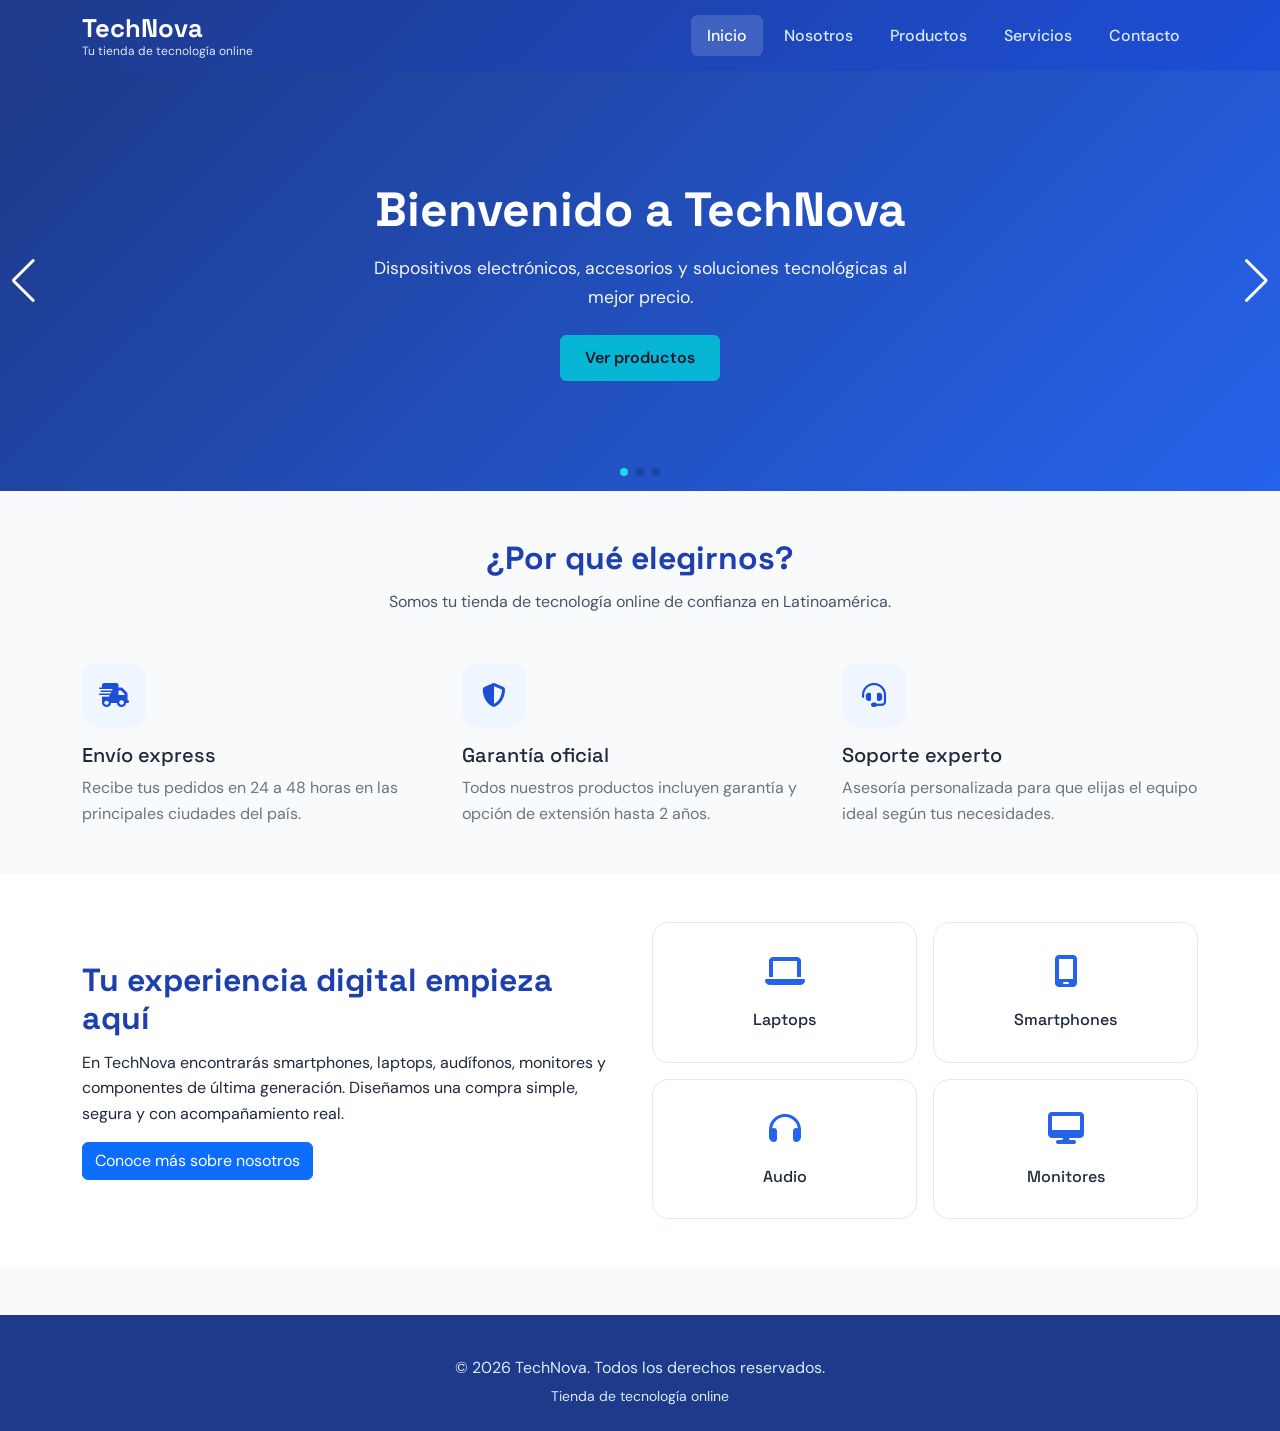
<file: index.html>
<!DOCTYPE html>
<html lang="es">
<head>
  <meta charset="UTF-8">
  <meta name="viewport" content="width=device-width, initial-scale=1.0">
  <title>TechNova - Inicio</title>
  <link rel="preconnect" href="https://fonts.googleapis.com">
  <link rel="preconnect" href="https://fonts.gstatic.com" crossorigin>
  <link href="https://fonts.googleapis.com/css2?family=DM+Sans:wght@400;500;600;700&family=Space+Grotesk:wght@500;600;700&display=swap" rel="stylesheet">
  <link href="https://cdn.jsdelivr.net/npm/bootstrap@5.3.3/dist/css/bootstrap.min.css" rel="stylesheet">
  <link href="https://cdnjs.cloudflare.com/ajax/libs/font-awesome/6.5.2/css/all.min.css" rel="stylesheet">
  <link href="https://cdn.jsdelivr.net/npm/swiper@11/swiper-bundle.min.css" rel="stylesheet">
  <link href="https://unpkg.com/aos@2.3.4/dist/aos.css" rel="stylesheet">
  <link rel="stylesheet" href="css/style.css">
</head>
<body>
  <header class="site-header">
    <nav class="navbar navbar-expand-lg">
      <div class="container">
        <a class="navbar-brand" href="index.html">
          <span class="brand-name">TechNova</span>
          <span class="brand-tagline">Tu tienda de tecnología online</span>
        </a>
        <button class="navbar-toggler" type="button" data-bs-toggle="collapse" data-bs-target="#menuPrincipal" aria-controls="menuPrincipal" aria-expanded="false" aria-label="Menú">
          <span class="navbar-toggler-icon"></span>
        </button>
        <div class="collapse navbar-collapse" id="menuPrincipal">
          <ul class="navbar-nav ms-auto mb-2 mb-lg-0">
            <li class="nav-item"><a class="nav-link active" href="index.html">Inicio</a></li>
            <li class="nav-item"><a class="nav-link" href="pages/nosotros.html">Nosotros</a></li>
            <li class="nav-item"><a class="nav-link" href="pages/productos.html">Productos</a></li>
            <li class="nav-item"><a class="nav-link" href="pages/servicios.html">Servicios</a></li>
            <li class="nav-item"><a class="nav-link" href="pages/contacto.html">Contacto</a></li>
          </ul>
        </div>
      </div>
    </nav>
  </header>

  <main>
    <section class="swiper hero-swiper">
      <div class="swiper-wrapper">
        <div class="swiper-slide hero-slide hero-slide-1">
          <div>
            <h1>Bienvenido a TechNova</h1>
            <p>Dispositivos electrónicos, accesorios y soluciones tecnológicas al mejor precio.</p>
            <a href="pages/productos.html" class="btn btn-technova">Ver productos</a>
          </div>
        </div>
        <div class="swiper-slide hero-slide hero-slide-2">
          <div>
            <h1>Tecnología de última generación</h1>
            <p>Laptops, smartphones, monitores y más, con garantía oficial y envío nacional.</p>
            <a href="pages/servicios.html" class="btn btn-outline-technova">Conoce nuestros servicios</a>
          </div>
        </div>
        <div class="swiper-slide hero-slide hero-slide-3">
          <div>
            <h1>Asesoría y soporte real</h1>
            <p>Te acompañamos antes y después de tu compra con especialistas en tecnología.</p>
            <a href="pages/contacto.html" class="btn btn-technova">Contáctanos</a>
          </div>
        </div>
      </div>
      <div class="swiper-pagination"></div>
      <div class="swiper-button-prev"></div>
      <div class="swiper-button-next"></div>
    </section>

    <section class="py-5">
      <div class="container">
        <div class="text-center mb-5" data-aos="fade-up">
          <h2 class="section-title">¿Por qué elegirnos?</h2>
          <p class="section-lead mx-auto">Somos tu tienda de tecnología online de confianza en Latinoamérica.</p>
        </div>
        <div class="row g-4">
          <div class="col-md-4" data-aos="fade-up" data-aos-delay="100">
            <div class="feature-icon"><i class="fa-solid fa-truck-fast"></i></div>
            <h3 class="h5">Envío express</h3>
            <p class="text-secondary mb-0">Recibe tus pedidos en 24 a 48 horas en las principales ciudades del país.</p>
          </div>
          <div class="col-md-4" data-aos="fade-up" data-aos-delay="200">
            <div class="feature-icon"><i class="fa-solid fa-shield-halved"></i></div>
            <h3 class="h5">Garantía oficial</h3>
            <p class="text-secondary mb-0">Todos nuestros productos incluyen garantía y opción de extensión hasta 2 años.</p>
          </div>
          <div class="col-md-4" data-aos="fade-up" data-aos-delay="300">
            <div class="feature-icon"><i class="fa-solid fa-headset"></i></div>
            <h3 class="h5">Soporte experto</h3>
            <p class="text-secondary mb-0">Asesoría personalizada para que elijas el equipo ideal según tus necesidades.</p>
          </div>
        </div>
      </div>
    </section>

    <section class="py-5 bg-white">
      <div class="container">
        <div class="row align-items-center g-4">
          <div class="col-lg-6" data-aos="fade-right">
            <h2 class="section-title">Tu experiencia digital empieza aquí</h2>
            <p>
              En TechNova encontrarás smartphones, laptops, audífonos, monitores y componentes
              de última generación. Diseñamos una compra simple, segura y con acompañamiento real.
            </p>
            <a href="pages/nosotros.html" class="btn btn-primary">Conoce más sobre nosotros</a>
          </div>
          <div class="col-lg-6" data-aos="fade-left">
            <div class="row g-3">
              <div class="col-6">
                <div class="product-item text-center">
                  <div class="icon-wrap"><i class="fa-solid fa-laptop"></i></div>
                  <h3 class="h6">Laptops</h3>
                </div>
              </div>
              <div class="col-6">
                <div class="product-item text-center">
                  <div class="icon-wrap"><i class="fa-solid fa-mobile-screen"></i></div>
                  <h3 class="h6">Smartphones</h3>
                </div>
              </div>
              <div class="col-6">
                <div class="product-item text-center">
                  <div class="icon-wrap"><i class="fa-solid fa-headphones"></i></div>
                  <h3 class="h6">Audio</h3>
                </div>
              </div>
              <div class="col-6">
                <div class="product-item text-center">
                  <div class="icon-wrap"><i class="fa-solid fa-desktop"></i></div>
                  <h3 class="h6">Monitores</h3>
                </div>
              </div>
            </div>
          </div>
        </div>
      </div>
    </section>
  </main>

  <footer class="site-footer">
    <div class="container text-center">
      <p class="mb-1">&copy; 2026 TechNova. Todos los derechos reservados.</p>
      <p class="mb-0 small">Tienda de tecnología online</p>
    </div>
  </footer>

  <script src="https://cdn.jsdelivr.net/npm/bootstrap@5.3.3/dist/js/bootstrap.bundle.min.js"></script>
  <script src="https://cdn.jsdelivr.net/npm/swiper@11/swiper-bundle.min.js"></script>
  <script src="https://unpkg.com/aos@2.3.4/dist/aos.js"></script>
  <script>
    AOS.init({ duration: 800, once: true });
    new Swiper(".hero-swiper", {
      loop: true,
      autoplay: { delay: 4500 },
      pagination: { el: ".swiper-pagination", clickable: true },
      navigation: { nextEl: ".swiper-button-next", prevEl: ".swiper-button-prev" }
    });
  </script>
</body>
</html>
</file>
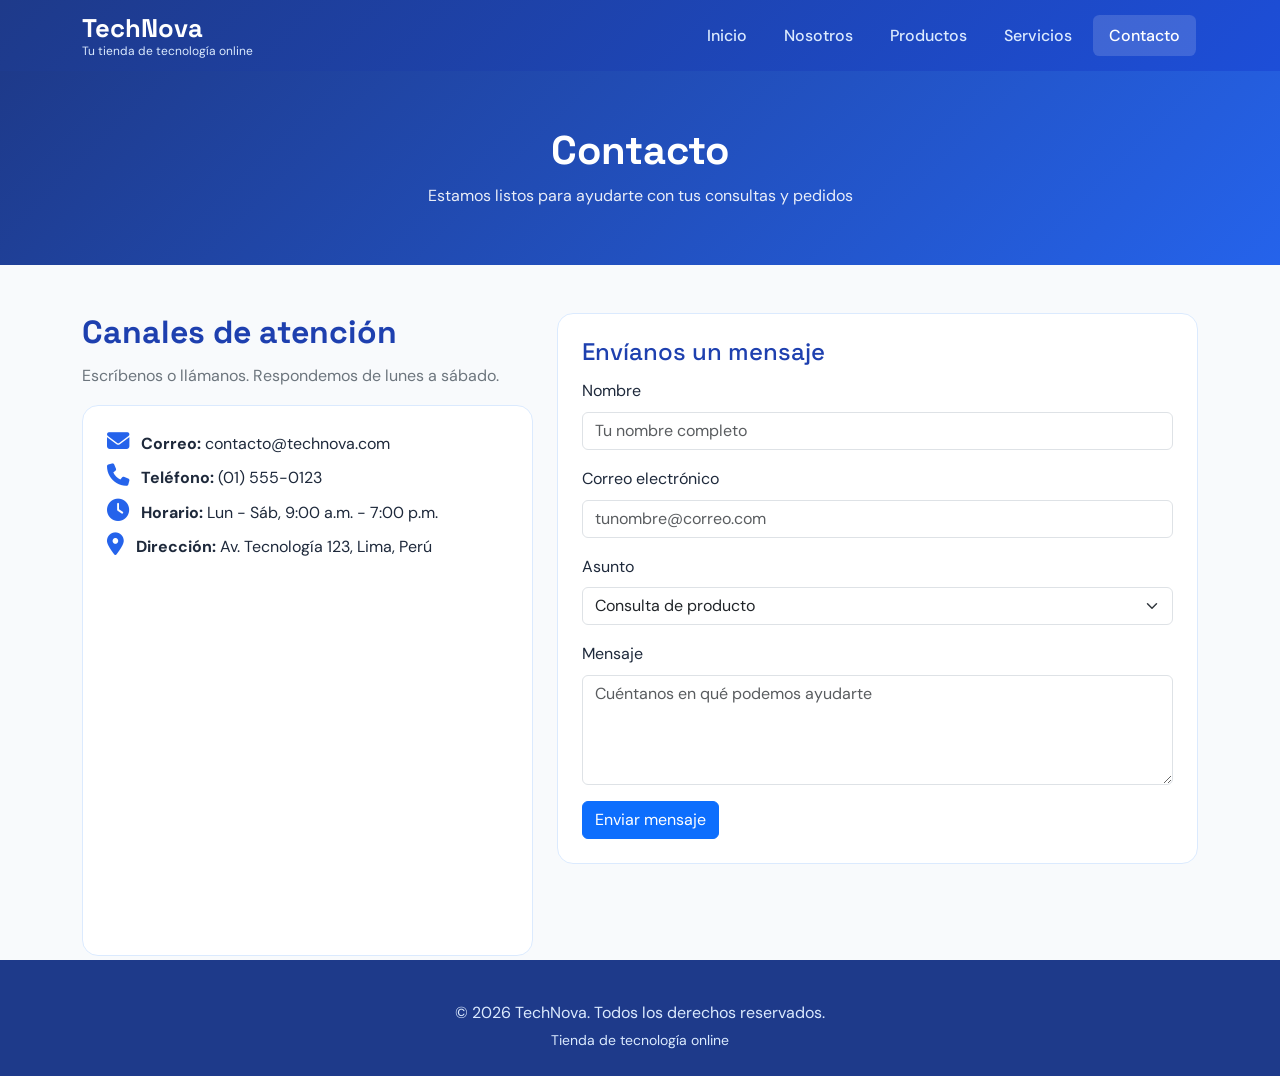
<file: pages/contacto.html>
<!DOCTYPE html>
<html lang="es">
<head>
  <meta charset="UTF-8">
  <meta name="viewport" content="width=device-width, initial-scale=1.0">
  <title>TechNova - Contacto</title>
  <link rel="preconnect" href="https://fonts.googleapis.com">
  <link rel="preconnect" href="https://fonts.gstatic.com" crossorigin>
  <link href="https://fonts.googleapis.com/css2?family=DM+Sans:wght@400;500;600;700&family=Space+Grotesk:wght@500;600;700&display=swap" rel="stylesheet">
  <link href="https://cdn.jsdelivr.net/npm/bootstrap@5.3.3/dist/css/bootstrap.min.css" rel="stylesheet">
  <link href="https://cdnjs.cloudflare.com/ajax/libs/font-awesome/6.5.2/css/all.min.css" rel="stylesheet">
  <link href="https://unpkg.com/aos@2.3.4/dist/aos.css" rel="stylesheet">
  <link rel="stylesheet" href="../css/style.css">
</head>
<body>
  <header class="site-header">
    <nav class="navbar navbar-expand-lg">
      <div class="container">
        <a class="navbar-brand" href="../index.html">
          <span class="brand-name">TechNova</span>
          <span class="brand-tagline">Tu tienda de tecnología online</span>
        </a>
        <button class="navbar-toggler" type="button" data-bs-toggle="collapse" data-bs-target="#menuPrincipal" aria-controls="menuPrincipal" aria-expanded="false" aria-label="Menú">
          <span class="navbar-toggler-icon"></span>
        </button>
        <div class="collapse navbar-collapse" id="menuPrincipal">
          <ul class="navbar-nav ms-auto mb-2 mb-lg-0">
            <li class="nav-item"><a class="nav-link" href="../index.html">Inicio</a></li>
            <li class="nav-item"><a class="nav-link" href="nosotros.html">Nosotros</a></li>
            <li class="nav-item"><a class="nav-link" href="productos.html">Productos</a></li>
            <li class="nav-item"><a class="nav-link" href="servicios.html">Servicios</a></li>
            <li class="nav-item"><a class="nav-link active" href="contacto.html">Contacto</a></li>
          </ul>
        </div>
      </div>
    </nav>
  </header>

  <main>
    <section class="page-banner">
      <div class="container" data-aos="fade-down">
        <h1>Contacto</h1>
        <p>Estamos listos para ayudarte con tus consultas y pedidos</p>
      </div>
    </section>

    <section class="py-5">
      <div class="container">
        <div class="row g-4">
          <div class="col-lg-5" data-aos="fade-right">
            <h2 class="section-title">Canales de atención</h2>
            <p class="text-secondary">Escríbenos o llámanos. Respondemos de lunes a sábado.</p>
            <div class="contact-box mb-3">
              <p class="mb-2"><i class="fa-solid fa-envelope"></i><strong>Correo:</strong> contacto@technova.com</p>
              <p class="mb-2"><i class="fa-solid fa-phone"></i><strong>Teléfono:</strong> (01) 555-0123</p>
              <p class="mb-2"><i class="fa-solid fa-clock"></i><strong>Horario:</strong> Lun - Sáb, 9:00 a.m. - 7:00 p.m.</p>
              <p class="mb-0"><i class="fa-solid fa-location-dot"></i><strong>Dirección:</strong> Av. Tecnología 123, Lima, Perú</p>
            </div>
          </div>
          <div class="col-lg-7" data-aos="fade-left">
            <div class="contact-box">
              <h2 class="h4 section-title">Envíanos un mensaje</h2>
              <form>
                <div class="mb-3">
                  <label for="nombre" class="form-label">Nombre</label>
                  <input type="text" class="form-control" id="nombre" placeholder="Tu nombre completo" required>
                </div>
                <div class="mb-3">
                  <label for="correo" class="form-label">Correo electrónico</label>
                  <input type="email" class="form-control" id="correo" placeholder="tunombre@correo.com" required>
                </div>
                <div class="mb-3">
                  <label for="asunto" class="form-label">Asunto</label>
                  <select class="form-select" id="asunto">
                    <option>Consulta de producto</option>
                    <option>Soporte técnico</option>
                    <option>Pedidos y envíos</option>
                    <option>Otro</option>
                  </select>
                </div>
                <div class="mb-3">
                  <label for="mensaje" class="form-label">Mensaje</label>
                  <textarea class="form-control" id="mensaje" rows="4" placeholder="Cuéntanos en qué podemos ayudarte" required></textarea>
                </div>
                <button type="submit" class="btn btn-primary">Enviar mensaje</button>
              </form>
            </div>
          </div>
        </div>
      </div>
    </section>
  </main>

  <footer class="site-footer">
    <div class="container text-center">
      <p class="mb-1">&copy; 2026 TechNova. Todos los derechos reservados.</p>
      <p class="mb-0 small">Tienda de tecnología online</p>
    </div>
  </footer>

  <script src="https://cdn.jsdelivr.net/npm/bootstrap@5.3.3/dist/js/bootstrap.bundle.min.js"></script>
  <script src="https://unpkg.com/aos@2.3.4/dist/aos.js"></script>
  <script>AOS.init({ duration: 800, once: true });</script>
</body>
</html>
</file>
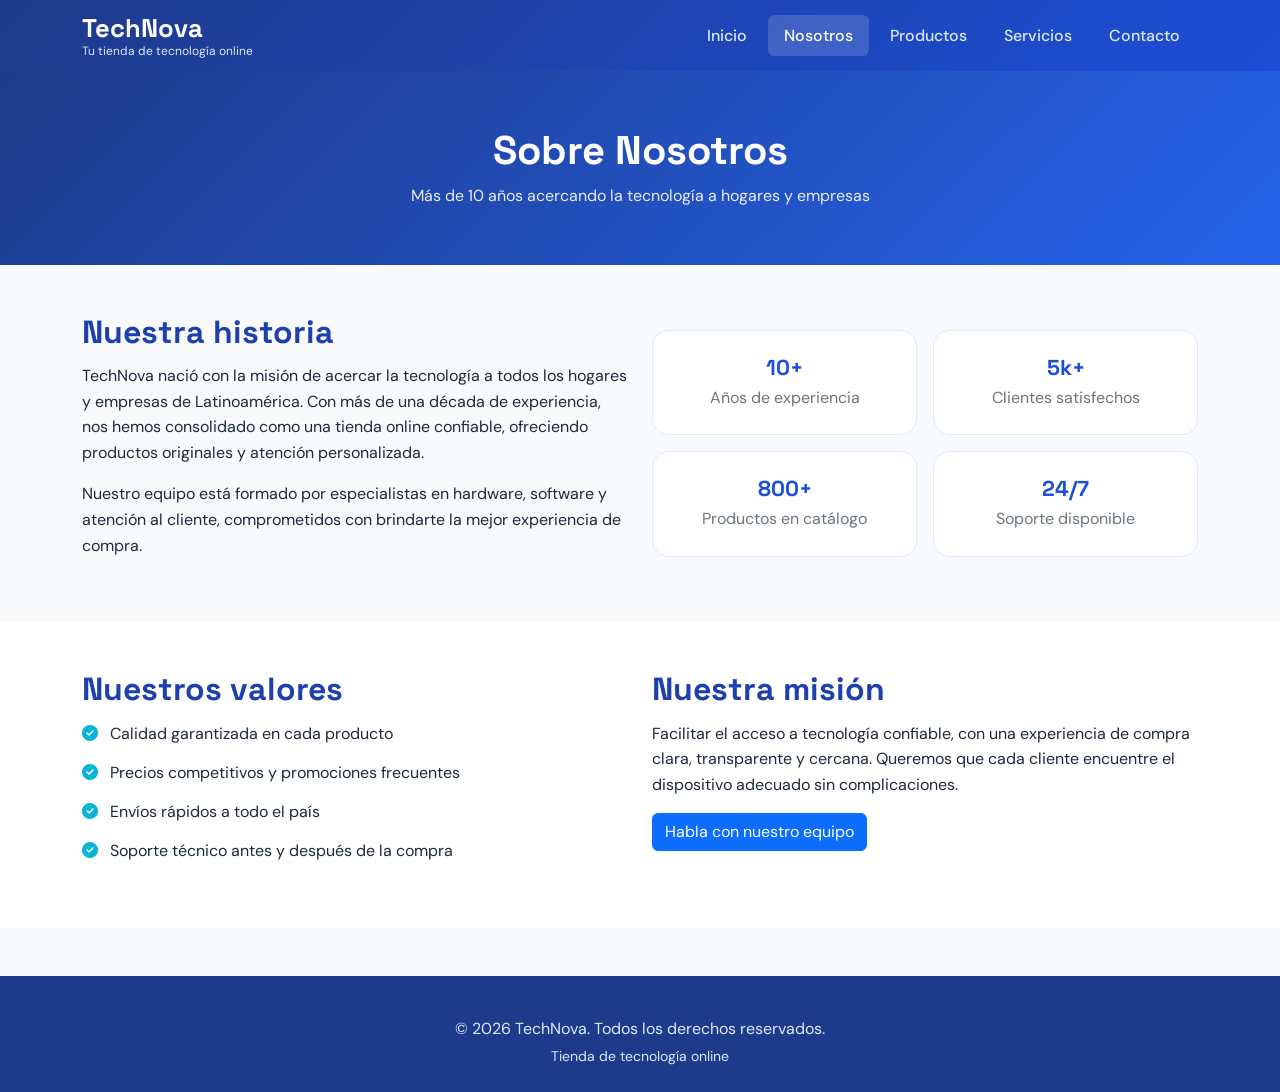
<file: pages/nosotros.html>
<!DOCTYPE html>
<html lang="es">
<head>
  <meta charset="UTF-8">
  <meta name="viewport" content="width=device-width, initial-scale=1.0">
  <title>TechNova - Nosotros</title>
  <link rel="preconnect" href="https://fonts.googleapis.com">
  <link rel="preconnect" href="https://fonts.gstatic.com" crossorigin>
  <link href="https://fonts.googleapis.com/css2?family=DM+Sans:wght@400;500;600;700&family=Space+Grotesk:wght@500;600;700&display=swap" rel="stylesheet">
  <link href="https://cdn.jsdelivr.net/npm/bootstrap@5.3.3/dist/css/bootstrap.min.css" rel="stylesheet">
  <link href="https://cdnjs.cloudflare.com/ajax/libs/font-awesome/6.5.2/css/all.min.css" rel="stylesheet">
  <link href="https://unpkg.com/aos@2.3.4/dist/aos.css" rel="stylesheet">
  <link rel="stylesheet" href="../css/style.css">
</head>
<body>
  <header class="site-header">
    <nav class="navbar navbar-expand-lg">
      <div class="container">
        <a class="navbar-brand" href="../index.html">
          <span class="brand-name">TechNova</span>
          <span class="brand-tagline">Tu tienda de tecnología online</span>
        </a>
        <button class="navbar-toggler" type="button" data-bs-toggle="collapse" data-bs-target="#menuPrincipal" aria-controls="menuPrincipal" aria-expanded="false" aria-label="Menú">
          <span class="navbar-toggler-icon"></span>
        </button>
        <div class="collapse navbar-collapse" id="menuPrincipal">
          <ul class="navbar-nav ms-auto mb-2 mb-lg-0">
            <li class="nav-item"><a class="nav-link" href="../index.html">Inicio</a></li>
            <li class="nav-item"><a class="nav-link active" href="nosotros.html">Nosotros</a></li>
            <li class="nav-item"><a class="nav-link" href="productos.html">Productos</a></li>
            <li class="nav-item"><a class="nav-link" href="servicios.html">Servicios</a></li>
            <li class="nav-item"><a class="nav-link" href="contacto.html">Contacto</a></li>
          </ul>
        </div>
      </div>
    </nav>
  </header>

  <main>
    <section class="page-banner">
      <div class="container" data-aos="fade-down">
        <h1>Sobre Nosotros</h1>
        <p>Más de 10 años acercando la tecnología a hogares y empresas</p>
      </div>
    </section>

    <section class="py-5">
      <div class="container">
        <div class="row g-4 align-items-center">
          <div class="col-lg-6" data-aos="fade-right">
            <h2 class="section-title">Nuestra historia</h2>
            <p>
              TechNova nació con la misión de acercar la tecnología a todos los hogares
              y empresas de Latinoamérica. Con más de una década de experiencia, nos hemos
              consolidado como una tienda online confiable, ofreciendo productos originales
              y atención personalizada.
            </p>
            <p>
              Nuestro equipo está formado por especialistas en hardware, software y
              atención al cliente, comprometidos con brindarte la mejor experiencia de compra.
            </p>
          </div>
          <div class="col-lg-6" data-aos="fade-left">
            <div class="row g-3 text-center">
              <div class="col-6">
                <div class="product-item">
                  <h3 class="product-price mb-1">10+</h3>
                  <p class="mb-0 text-secondary">Años de experiencia</p>
                </div>
              </div>
              <div class="col-6">
                <div class="product-item">
                  <h3 class="product-price mb-1">5k+</h3>
                  <p class="mb-0 text-secondary">Clientes satisfechos</p>
                </div>
              </div>
              <div class="col-6">
                <div class="product-item">
                  <h3 class="product-price mb-1">800+</h3>
                  <p class="mb-0 text-secondary">Productos en catálogo</p>
                </div>
              </div>
              <div class="col-6">
                <div class="product-item">
                  <h3 class="product-price mb-1">24/7</h3>
                  <p class="mb-0 text-secondary">Soporte disponible</p>
                </div>
              </div>
            </div>
          </div>
        </div>
      </div>
    </section>

    <section class="py-5 bg-white">
      <div class="container">
        <div class="row g-4">
          <div class="col-lg-6" data-aos="fade-up">
            <h2 class="section-title">Nuestros valores</h2>
            <ul class="valor-list">
              <li><i class="fa-solid fa-circle-check"></i><span>Calidad garantizada en cada producto</span></li>
              <li><i class="fa-solid fa-circle-check"></i><span>Precios competitivos y promociones frecuentes</span></li>
              <li><i class="fa-solid fa-circle-check"></i><span>Envíos rápidos a todo el país</span></li>
              <li><i class="fa-solid fa-circle-check"></i><span>Soporte técnico antes y después de la compra</span></li>
            </ul>
          </div>
          <div class="col-lg-6" data-aos="fade-up" data-aos-delay="150">
            <h2 class="section-title">Nuestra misión</h2>
            <p>
              Facilitar el acceso a tecnología confiable, con una experiencia de compra
              clara, transparente y cercana. Queremos que cada cliente encuentre el
              dispositivo adecuado sin complicaciones.
            </p>
            <a href="contacto.html" class="btn btn-primary">Habla con nuestro equipo</a>
          </div>
        </div>
      </div>
    </section>
  </main>

  <footer class="site-footer">
    <div class="container text-center">
      <p class="mb-1">&copy; 2026 TechNova. Todos los derechos reservados.</p>
      <p class="mb-0 small">Tienda de tecnología online</p>
    </div>
  </footer>

  <script src="https://cdn.jsdelivr.net/npm/bootstrap@5.3.3/dist/js/bootstrap.bundle.min.js"></script>
  <script src="https://unpkg.com/aos@2.3.4/dist/aos.js"></script>
  <script>AOS.init({ duration: 800, once: true });</script>
</body>
</html>
</file>
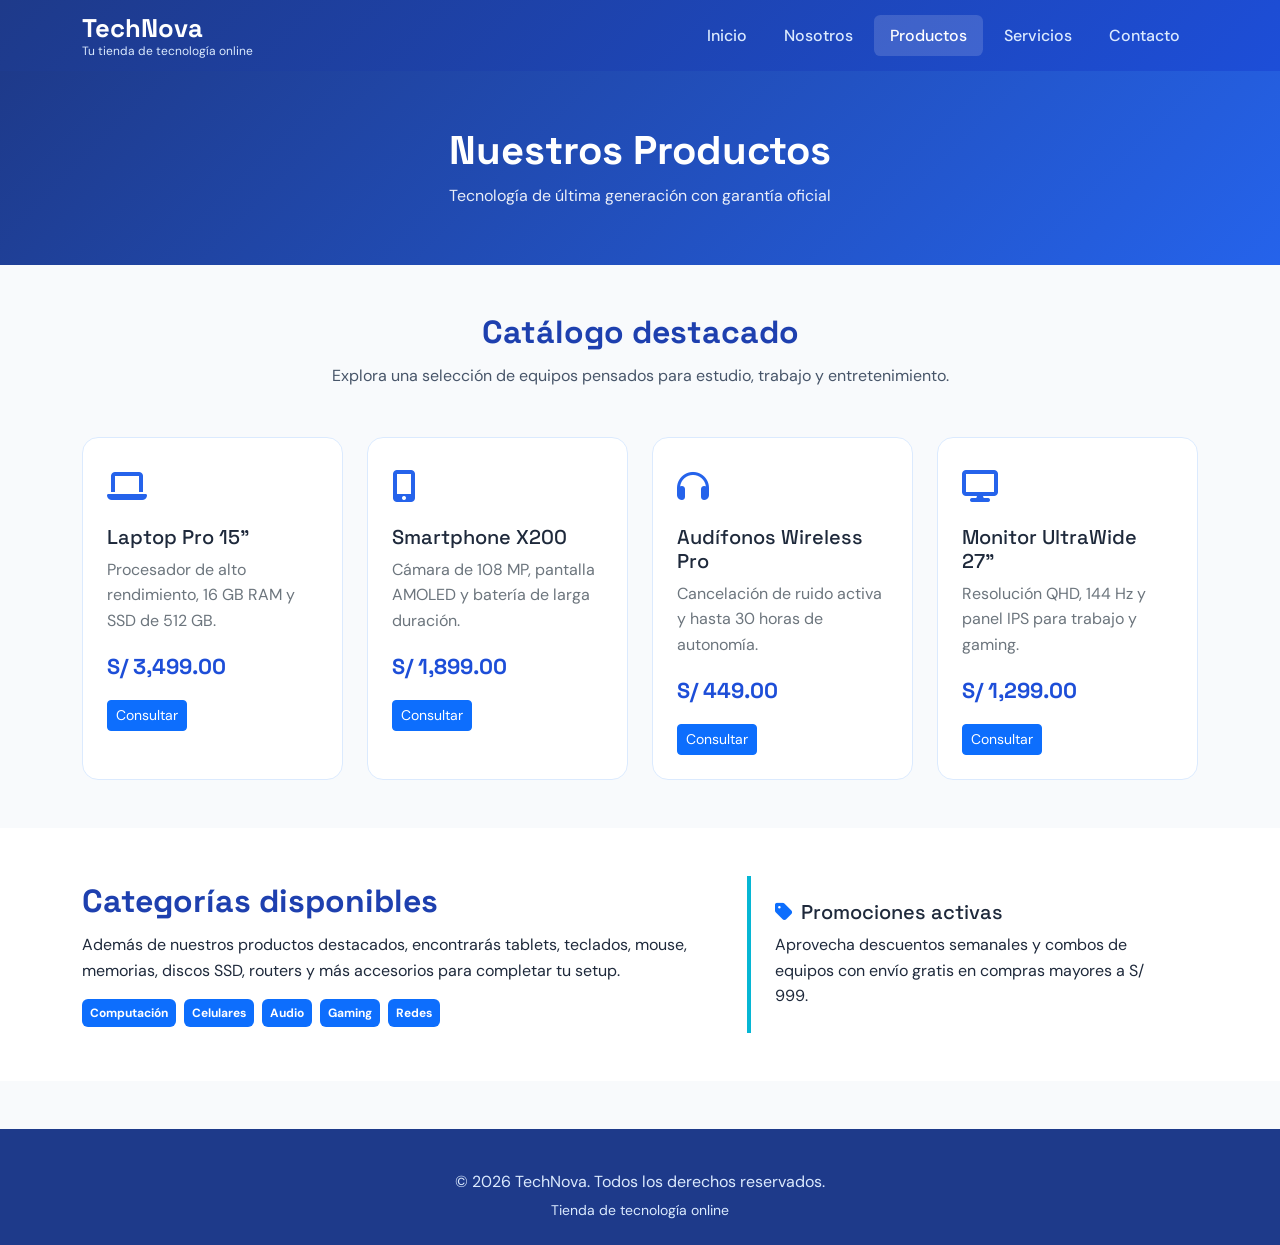
<file: pages/productos.html>
<!DOCTYPE html>
<html lang="es">
<head>
  <meta charset="UTF-8">
  <meta name="viewport" content="width=device-width, initial-scale=1.0">
  <title>TechNova - Productos</title>
  <link rel="preconnect" href="https://fonts.googleapis.com">
  <link rel="preconnect" href="https://fonts.gstatic.com" crossorigin>
  <link href="https://fonts.googleapis.com/css2?family=DM+Sans:wght@400;500;600;700&family=Space+Grotesk:wght@500;600;700&display=swap" rel="stylesheet">
  <link href="https://cdn.jsdelivr.net/npm/bootstrap@5.3.3/dist/css/bootstrap.min.css" rel="stylesheet">
  <link href="https://cdnjs.cloudflare.com/ajax/libs/font-awesome/6.5.2/css/all.min.css" rel="stylesheet">
  <link href="https://unpkg.com/aos@2.3.4/dist/aos.css" rel="stylesheet">
  <link rel="stylesheet" href="../css/style.css">
</head>
<body>
  <header class="site-header">
    <nav class="navbar navbar-expand-lg">
      <div class="container">
        <a class="navbar-brand" href="../index.html">
          <span class="brand-name">TechNova</span>
          <span class="brand-tagline">Tu tienda de tecnología online</span>
        </a>
        <button class="navbar-toggler" type="button" data-bs-toggle="collapse" data-bs-target="#menuPrincipal" aria-controls="menuPrincipal" aria-expanded="false" aria-label="Menú">
          <span class="navbar-toggler-icon"></span>
        </button>
        <div class="collapse navbar-collapse" id="menuPrincipal">
          <ul class="navbar-nav ms-auto mb-2 mb-lg-0">
            <li class="nav-item"><a class="nav-link" href="../index.html">Inicio</a></li>
            <li class="nav-item"><a class="nav-link" href="nosotros.html">Nosotros</a></li>
            <li class="nav-item"><a class="nav-link active" href="productos.html">Productos</a></li>
            <li class="nav-item"><a class="nav-link" href="servicios.html">Servicios</a></li>
            <li class="nav-item"><a class="nav-link" href="contacto.html">Contacto</a></li>
          </ul>
        </div>
      </div>
    </nav>
  </header>

  <main>
    <section class="page-banner">
      <div class="container" data-aos="fade-down">
        <h1>Nuestros Productos</h1>
        <p>Tecnología de última generación con garantía oficial</p>
      </div>
    </section>

    <section class="py-5">
      <div class="container">
        <div class="text-center mb-5" data-aos="fade-up">
          <h2 class="section-title">Catálogo destacado</h2>
          <p class="section-lead mx-auto">Explora una selección de equipos pensados para estudio, trabajo y entretenimiento.</p>
        </div>
        <div class="row g-4">
          <div class="col-md-6 col-lg-3" data-aos="zoom-in" data-aos-delay="50">
            <article class="product-item">
              <div class="icon-wrap"><i class="fa-solid fa-laptop"></i></div>
              <h3 class="h5">Laptop Pro 15"</h3>
              <p class="text-secondary">Procesador de alto rendimiento, 16 GB RAM y SSD de 512 GB.</p>
              <p class="product-price mb-3">S/ 3,499.00</p>
              <a href="contacto.html" class="btn btn-sm btn-primary">Consultar</a>
            </article>
          </div>
          <div class="col-md-6 col-lg-3" data-aos="zoom-in" data-aos-delay="100">
            <article class="product-item">
              <div class="icon-wrap"><i class="fa-solid fa-mobile-screen-button"></i></div>
              <h3 class="h5">Smartphone X200</h3>
              <p class="text-secondary">Cámara de 108 MP, pantalla AMOLED y batería de larga duración.</p>
              <p class="product-price mb-3">S/ 1,899.00</p>
              <a href="contacto.html" class="btn btn-sm btn-primary">Consultar</a>
            </article>
          </div>
          <div class="col-md-6 col-lg-3" data-aos="zoom-in" data-aos-delay="150">
            <article class="product-item">
              <div class="icon-wrap"><i class="fa-solid fa-headphones"></i></div>
              <h3 class="h5">Audífonos Wireless Pro</h3>
              <p class="text-secondary">Cancelación de ruido activa y hasta 30 horas de autonomía.</p>
              <p class="product-price mb-3">S/ 449.00</p>
              <a href="contacto.html" class="btn btn-sm btn-primary">Consultar</a>
            </article>
          </div>
          <div class="col-md-6 col-lg-3" data-aos="zoom-in" data-aos-delay="200">
            <article class="product-item">
              <div class="icon-wrap"><i class="fa-solid fa-display"></i></div>
              <h3 class="h5">Monitor UltraWide 27"</h3>
              <p class="text-secondary">Resolución QHD, 144 Hz y panel IPS para trabajo y gaming.</p>
              <p class="product-price mb-3">S/ 1,299.00</p>
              <a href="contacto.html" class="btn btn-sm btn-primary">Consultar</a>
            </article>
          </div>
        </div>
      </div>
    </section>

    <section class="py-5 bg-white">
      <div class="container">
        <div class="row g-4 align-items-center">
          <div class="col-lg-7" data-aos="fade-right">
            <h2 class="section-title">Categorías disponibles</h2>
            <p>
              Además de nuestros productos destacados, encontrarás tablets, teclados,
              mouse, memorias, discos SSD, routers y más accesorios para completar tu setup.
            </p>
            <div class="d-flex flex-wrap gap-2">
              <span class="badge text-bg-primary p-2">Computación</span>
              <span class="badge text-bg-primary p-2">Celulares</span>
              <span class="badge text-bg-primary p-2">Audio</span>
              <span class="badge text-bg-primary p-2">Gaming</span>
              <span class="badge text-bg-primary p-2">Redes</span>
            </div>
          </div>
          <div class="col-lg-5" data-aos="fade-left">
            <div class="service-block">
              <h3 class="h5"><i class="fa-solid fa-tag me-2 text-primary"></i>Promociones activas</h3>
              <p class="mb-0">Aprovecha descuentos semanales y combos de equipos con envío gratis en compras mayores a S/ 999.</p>
            </div>
          </div>
        </div>
      </div>
    </section>
  </main>

  <footer class="site-footer">
    <div class="container text-center">
      <p class="mb-1">&copy; 2026 TechNova. Todos los derechos reservados.</p>
      <p class="mb-0 small">Tienda de tecnología online</p>
    </div>
  </footer>

  <script src="https://cdn.jsdelivr.net/npm/bootstrap@5.3.3/dist/js/bootstrap.bundle.min.js"></script>
  <script src="https://unpkg.com/aos@2.3.4/dist/aos.js"></script>
  <script>AOS.init({ duration: 800, once: true });</script>
</body>
</html>
</file>
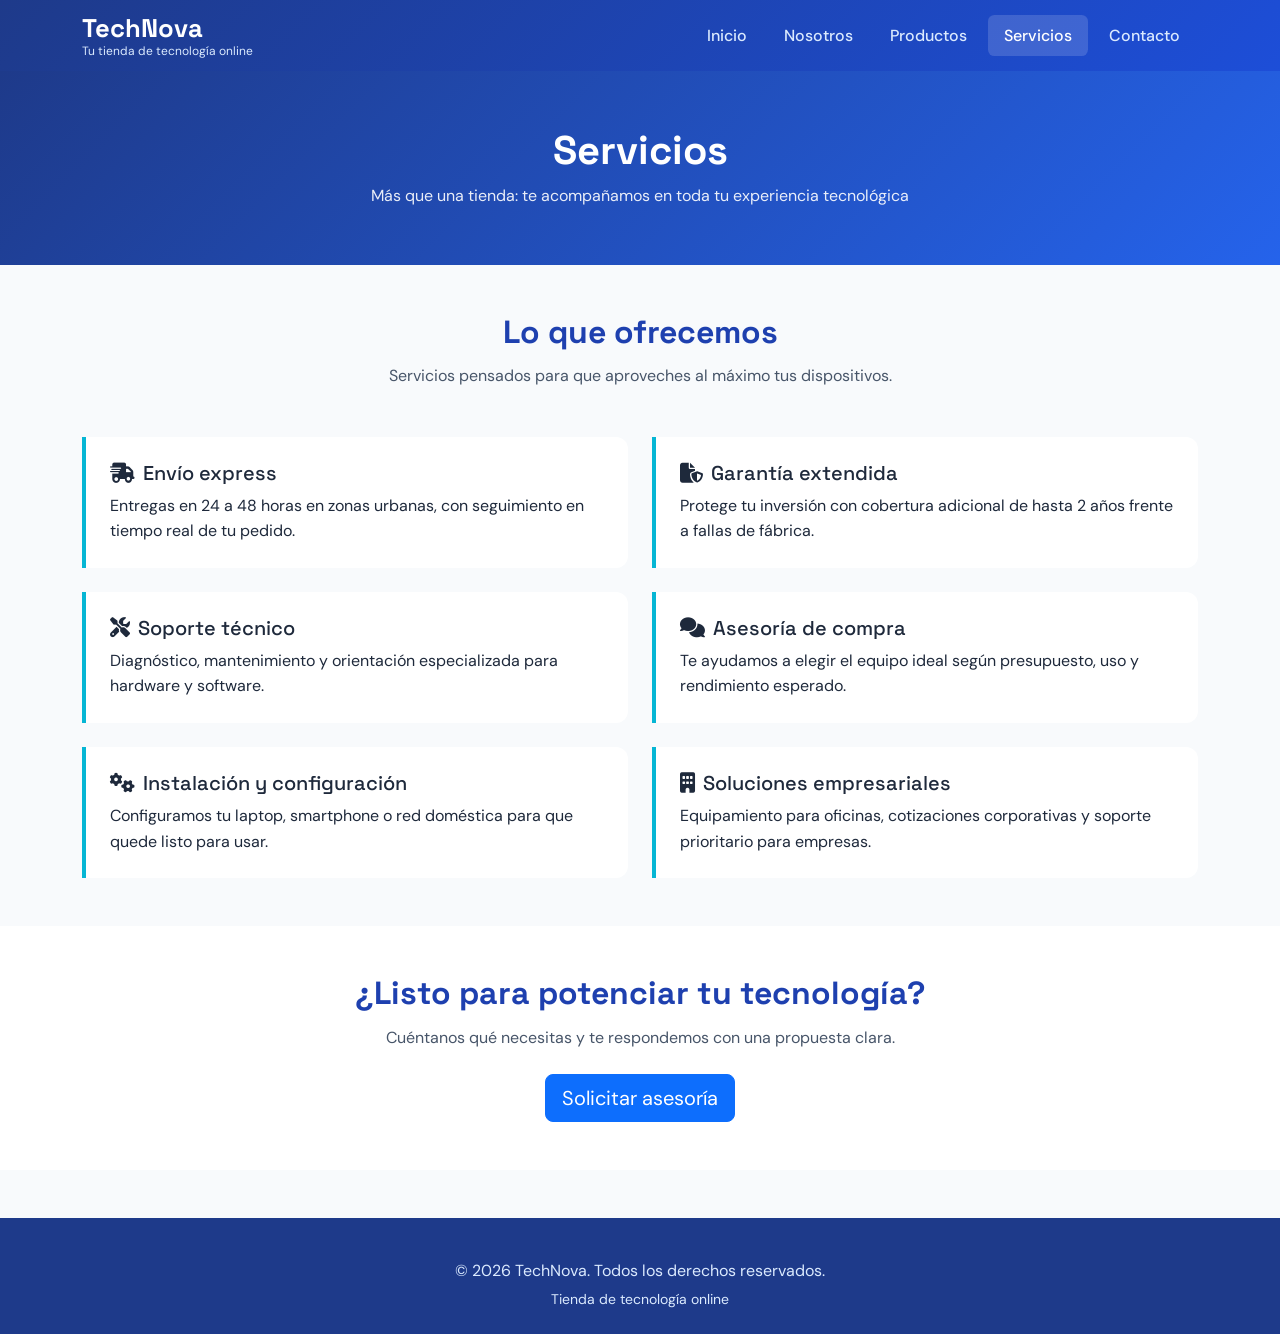
<file: pages/servicios.html>
<!DOCTYPE html>
<html lang="es">
<head>
  <meta charset="UTF-8">
  <meta name="viewport" content="width=device-width, initial-scale=1.0">
  <title>TechNova - Servicios</title>
  <link rel="preconnect" href="https://fonts.googleapis.com">
  <link rel="preconnect" href="https://fonts.gstatic.com" crossorigin>
  <link href="https://fonts.googleapis.com/css2?family=DM+Sans:wght@400;500;600;700&family=Space+Grotesk:wght@500;600;700&display=swap" rel="stylesheet">
  <link href="https://cdn.jsdelivr.net/npm/bootstrap@5.3.3/dist/css/bootstrap.min.css" rel="stylesheet">
  <link href="https://cdnjs.cloudflare.com/ajax/libs/font-awesome/6.5.2/css/all.min.css" rel="stylesheet">
  <link href="https://unpkg.com/aos@2.3.4/dist/aos.css" rel="stylesheet">
  <link rel="stylesheet" href="../css/style.css">
</head>
<body>
  <header class="site-header">
    <nav class="navbar navbar-expand-lg">
      <div class="container">
        <a class="navbar-brand" href="../index.html">
          <span class="brand-name">TechNova</span>
          <span class="brand-tagline">Tu tienda de tecnología online</span>
        </a>
        <button class="navbar-toggler" type="button" data-bs-toggle="collapse" data-bs-target="#menuPrincipal" aria-controls="menuPrincipal" aria-expanded="false" aria-label="Menú">
          <span class="navbar-toggler-icon"></span>
        </button>
        <div class="collapse navbar-collapse" id="menuPrincipal">
          <ul class="navbar-nav ms-auto mb-2 mb-lg-0">
            <li class="nav-item"><a class="nav-link" href="../index.html">Inicio</a></li>
            <li class="nav-item"><a class="nav-link" href="nosotros.html">Nosotros</a></li>
            <li class="nav-item"><a class="nav-link" href="productos.html">Productos</a></li>
            <li class="nav-item"><a class="nav-link active" href="servicios.html">Servicios</a></li>
            <li class="nav-item"><a class="nav-link" href="contacto.html">Contacto</a></li>
          </ul>
        </div>
      </div>
    </nav>
  </header>

  <main>
    <section class="page-banner">
      <div class="container" data-aos="fade-down">
        <h1>Servicios</h1>
        <p>Más que una tienda: te acompañamos en toda tu experiencia tecnológica</p>
      </div>
    </section>

    <section class="py-5">
      <div class="container">
        <div class="text-center mb-5" data-aos="fade-up">
          <h2 class="section-title">Lo que ofrecemos</h2>
          <p class="section-lead mx-auto">Servicios pensados para que aproveches al máximo tus dispositivos.</p>
        </div>
        <div class="row g-4">
          <div class="col-md-6" data-aos="fade-up" data-aos-delay="50">
            <div class="service-block">
              <h3 class="h5"><i class="fa-solid fa-truck-fast me-2"></i>Envío express</h3>
              <p class="mb-0">Entregas en 24 a 48 horas en zonas urbanas, con seguimiento en tiempo real de tu pedido.</p>
            </div>
          </div>
          <div class="col-md-6" data-aos="fade-up" data-aos-delay="100">
            <div class="service-block">
              <h3 class="h5"><i class="fa-solid fa-file-shield me-2"></i>Garantía extendida</h3>
              <p class="mb-0">Protege tu inversión con cobertura adicional de hasta 2 años frente a fallas de fábrica.</p>
            </div>
          </div>
          <div class="col-md-6" data-aos="fade-up" data-aos-delay="150">
            <div class="service-block">
              <h3 class="h5"><i class="fa-solid fa-screwdriver-wrench me-2"></i>Soporte técnico</h3>
              <p class="mb-0">Diagnóstico, mantenimiento y orientación especializada para hardware y software.</p>
            </div>
          </div>
          <div class="col-md-6" data-aos="fade-up" data-aos-delay="200">
            <div class="service-block">
              <h3 class="h5"><i class="fa-solid fa-comments me-2"></i>Asesoría de compra</h3>
              <p class="mb-0">Te ayudamos a elegir el equipo ideal según presupuesto, uso y rendimiento esperado.</p>
            </div>
          </div>
          <div class="col-md-6" data-aos="fade-up" data-aos-delay="250">
            <div class="service-block">
              <h3 class="h5"><i class="fa-solid fa-gears me-2"></i>Instalación y configuración</h3>
              <p class="mb-0">Configuramos tu laptop, smartphone o red doméstica para que quede listo para usar.</p>
            </div>
          </div>
          <div class="col-md-6" data-aos="fade-up" data-aos-delay="300">
            <div class="service-block">
              <h3 class="h5"><i class="fa-solid fa-building me-2"></i>Soluciones empresariales</h3>
              <p class="mb-0">Equipamiento para oficinas, cotizaciones corporativas y soporte prioritario para empresas.</p>
            </div>
          </div>
        </div>
      </div>
    </section>

    <section class="py-5 bg-white">
      <div class="container text-center" data-aos="zoom-in">
        <h2 class="section-title">¿Listo para potenciar tu tecnología?</h2>
        <p class="section-lead mx-auto mb-4">Cuéntanos qué necesitas y te respondemos con una propuesta clara.</p>
        <a href="contacto.html" class="btn btn-primary btn-lg">Solicitar asesoría</a>
      </div>
    </section>
  </main>

  <footer class="site-footer">
    <div class="container text-center">
      <p class="mb-1">&copy; 2026 TechNova. Todos los derechos reservados.</p>
      <p class="mb-0 small">Tienda de tecnología online</p>
    </div>
  </footer>

  <script src="https://cdn.jsdelivr.net/npm/bootstrap@5.3.3/dist/js/bootstrap.bundle.min.js"></script>
  <script src="https://unpkg.com/aos@2.3.4/dist/aos.js"></script>
  <script>AOS.init({ duration: 800, once: true });</script>
</body>
</html>
</file>
<file: css/style.css>
:root {
  --blue-50: #eff6ff;
  --blue-100: #dbeafe;
  --blue-200: #bfdbfe;
  --blue-400: #60a5fa;
  --blue-500: #3b82f6;
  --blue-600: #2563eb;
  --blue-700: #1d4ed8;
  --blue-800: #1e40af;
  --blue-900: #1e3a8a;
  --cyan-400: #22d3ee;
  --cyan-500: #06b6d4;
  --slate-50: #f8fafc;
  --slate-100: #f1f5f9;
  --slate-600: #475569;
  --slate-800: #1e293b;
  --slate-900: #0f172a;
  --color-primario: var(--blue-800);
  --color-secundario: var(--blue-600);
  --color-acento: var(--cyan-500);
  --color-fondo: var(--slate-50);
  --color-texto: var(--slate-800);
  --color-texto-claro: #ffffff;
}

* {
  box-sizing: border-box;
}

body {
  font-family: "DM Sans", sans-serif;
  background-color: var(--color-fondo);
  color: var(--color-texto);
  line-height: 1.6;
}

h1, h2, h3, h4, .brand-name {
  font-family: "Space Grotesk", sans-serif;
  font-weight: 700;
}

.site-header {
  background: linear-gradient(135deg, var(--blue-900), var(--blue-700));
  box-shadow: 0 4px 20px rgba(30, 58, 138, 0.25);
}

.navbar-brand {
  display: flex;
  flex-direction: column;
  line-height: 1.2;
}

.brand-name {
  font-size: 1.6rem;
  color: var(--color-texto-claro);
  margin: 0;
}

.brand-tagline {
  font-size: 0.75rem;
  color: var(--blue-100);
  font-weight: 400;
}

.navbar-nav .nav-link {
  color: var(--blue-100) !important;
  font-weight: 500;
  padding: 0.5rem 1rem !important;
  border-radius: 0.4rem;
  margin: 0 0.15rem;
  transition: background-color 0.25s ease, color 0.25s ease;
}

.navbar-nav .nav-link:hover,
.navbar-nav .nav-link.active {
  background-color: rgba(255, 255, 255, 0.15);
  color: var(--color-texto-claro) !important;
}

.navbar-toggler {
  border-color: rgba(255, 255, 255, 0.4);
}

.navbar-toggler-icon {
  background-image: url("data:image/svg+xml,%3csvg xmlns='http://www.w3.org/2000/svg' viewBox='0 0 30 30'%3e%3cpath stroke='rgba%28255, 255, 255, 0.9%29' stroke-linecap='round' stroke-miterlimit='10' stroke-width='2' d='M4 7h22M4 15h22M4 23h22'/%3e%3c/svg%3e");
}

.hero-swiper {
  width: 100%;
  height: 420px;
}

.hero-slide {
  display: flex;
  align-items: center;
  justify-content: center;
  text-align: center;
  color: var(--color-texto-claro);
  padding: 2rem;
  background-size: cover;
  background-position: center;
}

.hero-slide-1 {
  background: linear-gradient(135deg, var(--blue-900), var(--blue-600));
}

.hero-slide-2 {
  background: linear-gradient(135deg, #0e7490, var(--cyan-500));
}

.hero-slide-3 {
  background: linear-gradient(135deg, var(--blue-800), #0369a1);
}

.hero-slide h1 {
  font-size: clamp(2rem, 5vw, 3rem);
  margin-bottom: 1rem;
}

.hero-slide p {
  font-size: 1.1rem;
  max-width: 560px;
  margin: 0 auto 1.5rem;
  opacity: 0.95;
}

.btn-technova {
  background-color: var(--cyan-500);
  border-color: var(--cyan-500);
  color: var(--slate-900);
  font-weight: 600;
  padding: 0.65rem 1.5rem;
}

.btn-technova:hover {
  background-color: var(--cyan-400);
  border-color: var(--cyan-400);
  color: var(--slate-900);
}

.btn-outline-technova {
  border: 2px solid var(--color-texto-claro);
  color: var(--color-texto-claro);
  font-weight: 600;
}

.btn-outline-technova:hover {
  background-color: var(--color-texto-claro);
  color: var(--blue-800);
}

.page-banner {
  background: linear-gradient(135deg, var(--blue-900), var(--blue-600));
  color: var(--color-texto-claro);
  padding: 3.5rem 0;
  text-align: center;
}

.page-banner h1 {
  margin-bottom: 0.5rem;
}

.page-banner p {
  margin: 0;
  opacity: 0.9;
}

.section-title {
  color: var(--blue-800);
  margin-bottom: 0.75rem;
}

.section-lead {
  color: var(--slate-600);
  max-width: 640px;
}

.feature-icon {
  width: 64px;
  height: 64px;
  border-radius: 1rem;
  background: var(--blue-50);
  color: var(--blue-700);
  display: flex;
  align-items: center;
  justify-content: center;
  font-size: 1.5rem;
  margin-bottom: 1rem;
}

.product-item {
  background: var(--color-texto-claro);
  border: 1px solid var(--blue-100);
  border-radius: 1rem;
  padding: 1.5rem;
  height: 100%;
  transition: transform 0.25s ease, box-shadow 0.25s ease;
}

.product-item:hover {
  transform: translateY(-4px);
  box-shadow: 0 12px 28px rgba(37, 99, 235, 0.15);
}

.product-item .icon-wrap {
  font-size: 2rem;
  color: var(--blue-600);
  margin-bottom: 0.75rem;
}

.product-price {
  font-family: "Space Grotesk", sans-serif;
  font-size: 1.35rem;
  font-weight: 700;
  color: var(--blue-700);
}

.service-block {
  background: var(--color-texto-claro);
  border-left: 4px solid var(--cyan-500);
  padding: 1.5rem;
  border-radius: 0 0.75rem 0.75rem 0;
  height: 100%;
}

.contact-box {
  background: var(--color-texto-claro);
  border: 1px solid var(--blue-100);
  border-radius: 1rem;
  padding: 1.5rem;
  height: 100%;
}

.contact-box i {
  color: var(--blue-600);
  font-size: 1.4rem;
  margin-right: 0.75rem;
}

.form-control:focus,
.form-select:focus {
  border-color: var(--blue-400);
  box-shadow: 0 0 0 0.2rem rgba(37, 99, 235, 0.2);
}

.site-footer {
  background: var(--blue-900);
  color: var(--blue-100);
  padding: 2.5rem 0 1.5rem;
  margin-top: 3rem;
}

.site-footer a {
  color: var(--cyan-400);
  text-decoration: none;
}

.site-footer a:hover {
  color: var(--cyan-500);
}

.swiper-pagination-bullet-active {
  background: var(--cyan-400) !important;
}

.swiper-button-next,
.swiper-button-prev {
  color: var(--color-texto-claro) !important;
}

.valor-list {
  list-style: none;
  padding: 0;
}

.valor-list li {
  display: flex;
  align-items: flex-start;
  gap: 0.75rem;
  margin-bottom: 0.85rem;
}

.valor-list i {
  color: var(--cyan-500);
  margin-top: 0.25rem;
}
</file>
